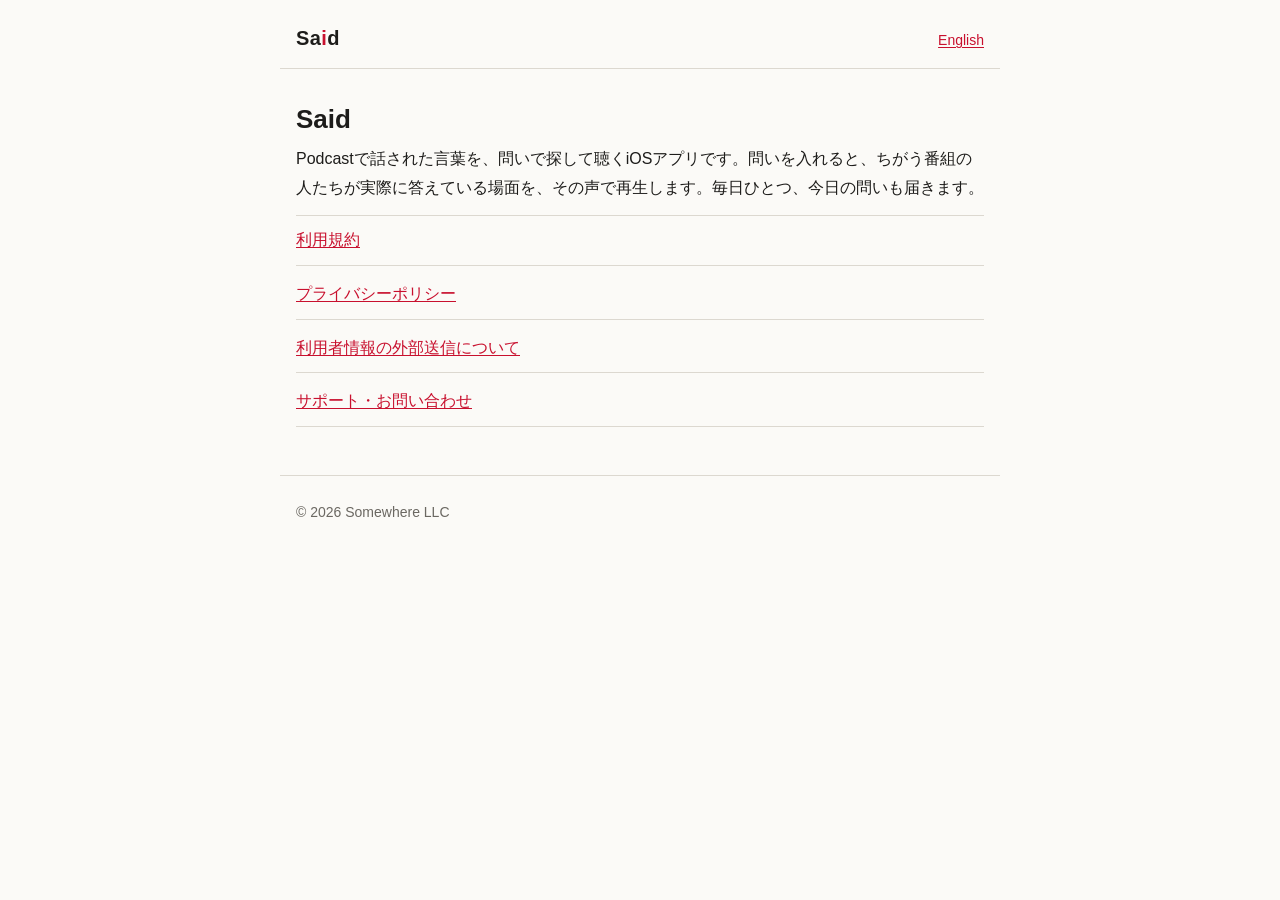
<file: index.html>
<!doctype html>
<html lang="ja">
<head>
<meta charset="utf-8">
<meta name="viewport" content="width=device-width, initial-scale=1">
<title>Said</title>
<meta name="description" content="Podcastで話された言葉を、問いで探して聴くiOSアプリ">
<link rel="stylesheet" href="assets/style.css">
<link rel="alternate" hreflang="en" href="en/">
</head>
<body>
<header class="site">
  <a class="brand" href="./">Sa<span>i</span>d</a>
  <a class="lang" href="en/" lang="en">English</a>
</header>
<main>
<h1>Said</h1>
<p>Podcastで話された言葉を、問いで探して聴くiOSアプリです。問いを入れると、ちがう番組の人たちが実際に答えている場面を、その声で再生します。毎日ひとつ、今日の問いも届きます。</p>
<ul class="links">
  <li><a href="terms/">利用規約</a></li>
  <li><a href="privacy-policy/">プライバシーポリシー</a></li>
  <li><a href="external-transmission/">利用者情報の外部送信について</a></li>
  <li><a href="support/">サポート・お問い合わせ</a></li>
</ul>
</main>
<footer class="site">
  <p>&copy; 2026 Somewhere LLC</p>
</footer>
</body>
</html>
</file>
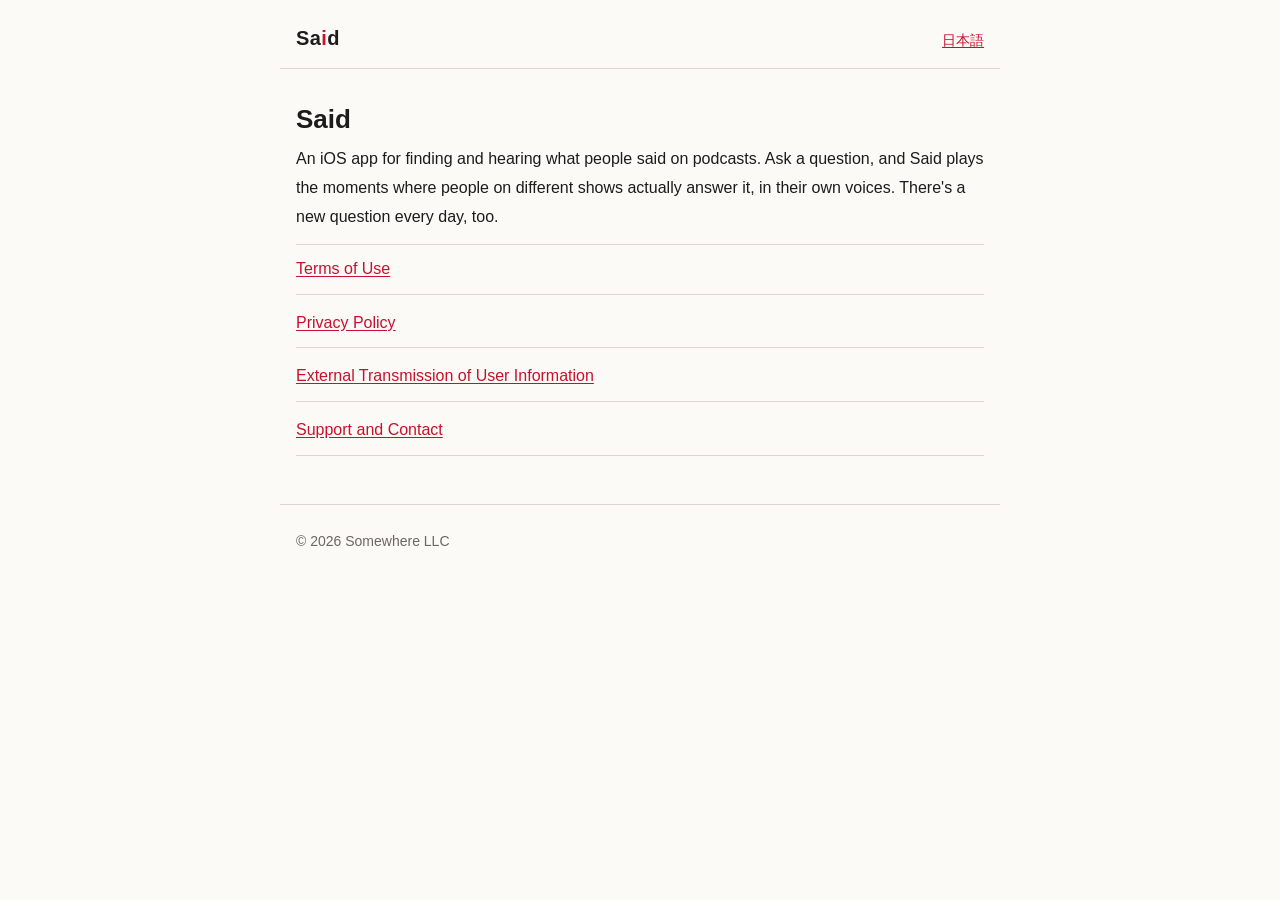
<file: en/index.html>
<!doctype html>
<html lang="en">
<head>
<meta charset="utf-8">
<meta name="viewport" content="width=device-width, initial-scale=1">
<title>Said</title>
<meta name="description" content="An iOS app for finding and hearing what people said on podcasts">
<link rel="stylesheet" href="../assets/style.css">
<link rel="alternate" hreflang="ja" href="../">
</head>
<body>
<header class="site">
  <a class="brand" href="./">Sa<span>i</span>d</a>
  <a class="lang" href="../" lang="ja">日本語</a>
</header>
<main>
<h1>Said</h1>
<p>An iOS app for finding and hearing what people said on podcasts. Ask a question, and Said plays the moments where people on different shows actually answer it, in their own voices. There's a new question every day, too.</p>
<ul class="links">
  <li><a href="terms/">Terms of Use</a></li>
  <li><a href="privacy-policy/">Privacy Policy</a></li>
  <li><a href="external-transmission/">External Transmission of User Information</a></li>
  <li><a href="support/">Support and Contact</a></li>
</ul>
</main>
<footer class="site">
  <p>&copy; 2026 Somewhere LLC</p>
</footer>
</body>
</html>
</file>
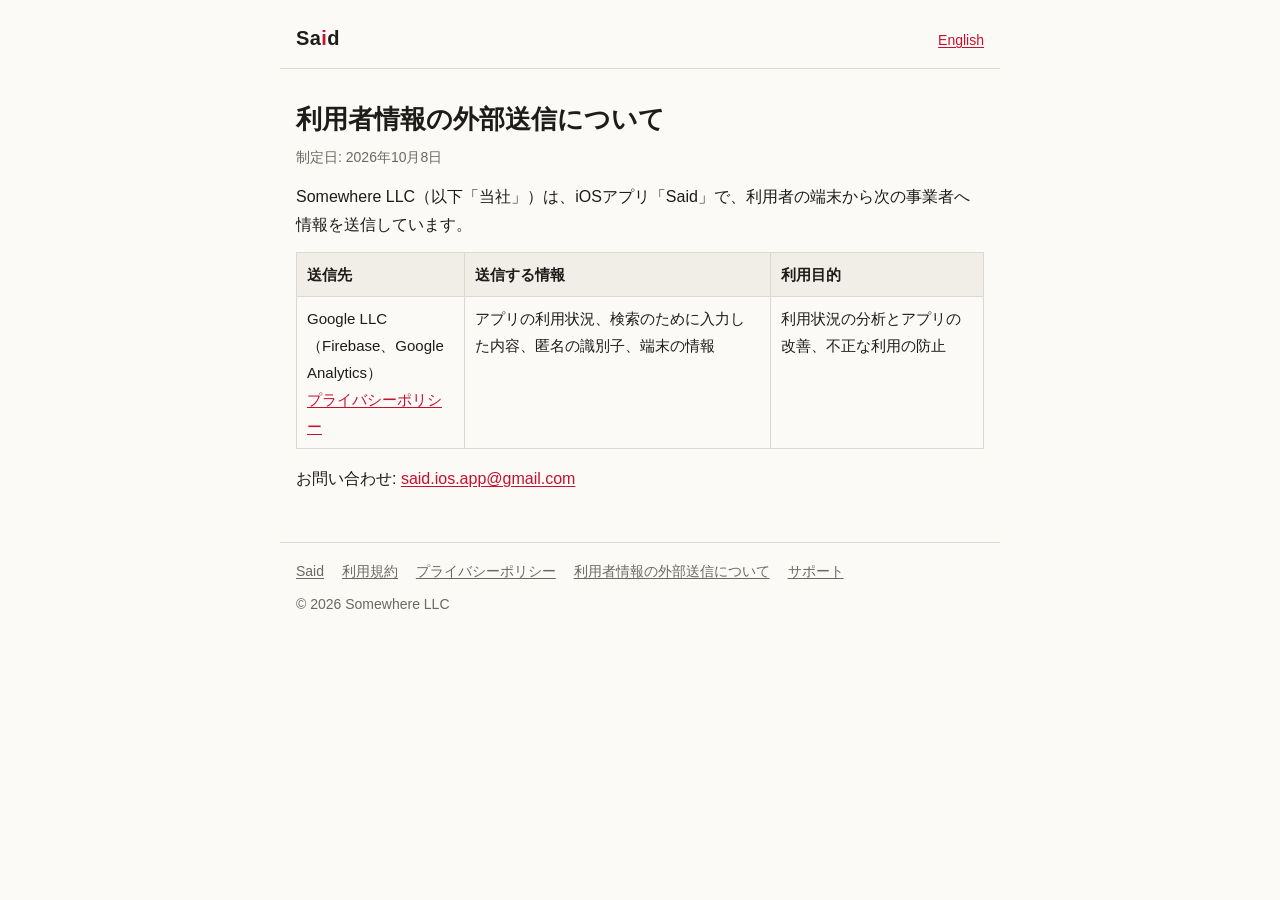
<file: external-transmission/index.html>
<!doctype html>
<html lang="ja">
<head>
<meta charset="utf-8">
<meta name="viewport" content="width=device-width, initial-scale=1">
<title>利用者情報の外部送信について | Said</title>
<link rel="stylesheet" href="../assets/style.css">
<link rel="alternate" hreflang="en" href="../en/external-transmission/">
</head>
<body>
<header class="site">
  <a class="brand" href="../">Sa<span>i</span>d</a>
  <a class="lang" href="../en/external-transmission/" lang="en">English</a>
</header>
<main>
<h1>利用者情報の外部送信について</h1>
<p class="meta">制定日: 2026年10月8日</p>
<p>Somewhere LLC（以下「当社」）は、iOSアプリ「Said」で、利用者の端末から次の事業者へ情報を送信しています。</p>
<div class="table-wrap">
<table>
<thead><tr><th>送信先</th><th>送信する情報</th><th>利用目的</th></tr></thead>
<tbody>
<tr>
  <td>Google LLC<br>（Firebase、Google Analytics）<br><a href="https://policies.google.com/privacy?hl=ja">プライバシーポリシー</a></td>
  <td>アプリの利用状況、検索のために入力した内容、匿名の識別子、端末の情報</td>
  <td>利用状況の分析とアプリの改善、不正な利用の防止</td>
</tr>
</tbody>
</table>
</div>
<p>お問い合わせ: <a href="mailto:said.ios.app@gmail.com">said.ios.app@gmail.com</a></p>
</main>
<footer class="site">
  <nav>
    <a href="../">Said</a>
    <a href="../terms/">利用規約</a>
    <a href="../privacy-policy/">プライバシーポリシー</a>
    <a href="../external-transmission/">利用者情報の外部送信について</a>
    <a href="../support/">サポート</a>
  </nav>
  <p>&copy; 2026 Somewhere LLC</p>
</footer>
</body>
</html>
</file>
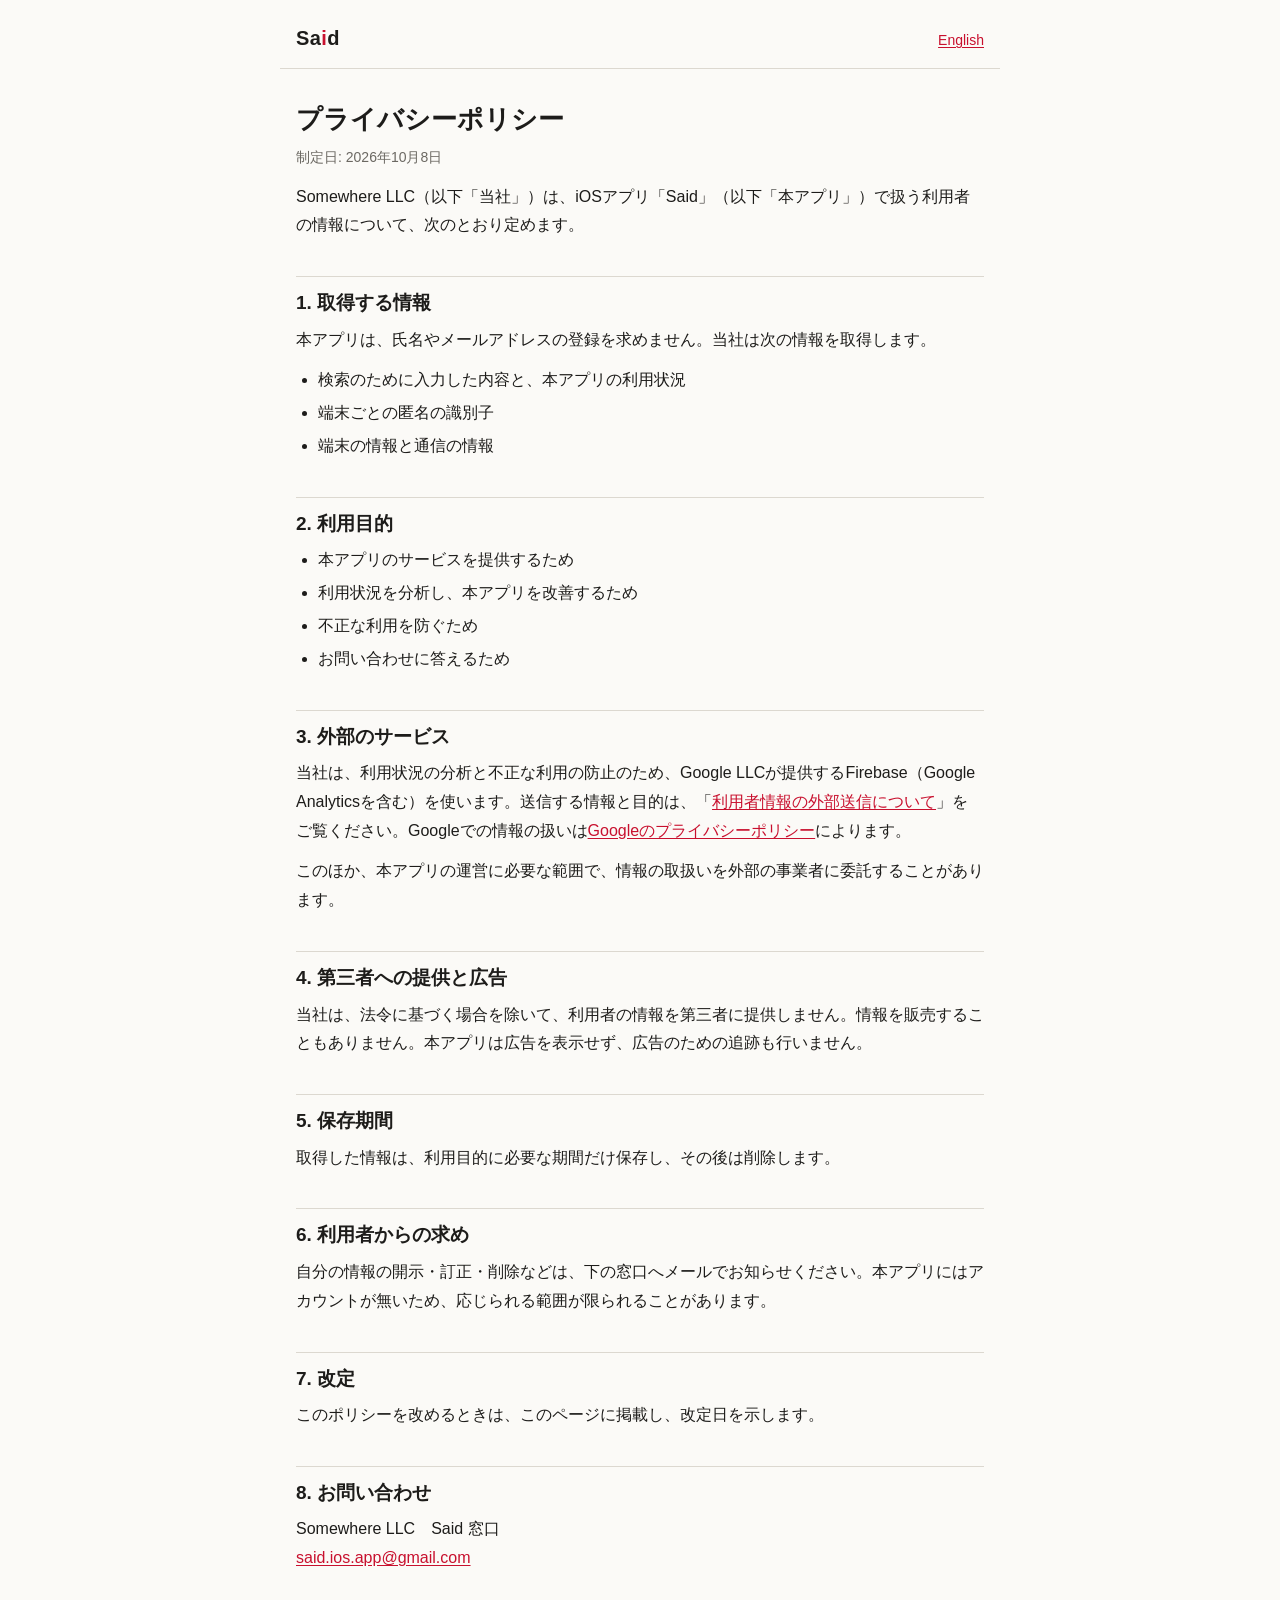
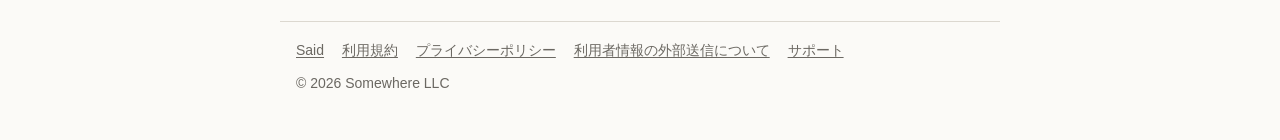
<file: privacy-policy/index.html>
<!doctype html>
<html lang="ja">
<head>
<meta charset="utf-8">
<meta name="viewport" content="width=device-width, initial-scale=1">
<title>プライバシーポリシー | Said</title>
<link rel="stylesheet" href="../assets/style.css">
<link rel="alternate" hreflang="en" href="../en/privacy-policy/">
</head>
<body>
<header class="site">
  <a class="brand" href="../">Sa<span>i</span>d</a>
  <a class="lang" href="../en/privacy-policy/" lang="en">English</a>
</header>
<main>
<h1>プライバシーポリシー</h1>
<p class="meta">制定日: 2026年10月8日</p>
<p>Somewhere LLC（以下「当社」）は、iOSアプリ「Said」（以下「本アプリ」）で扱う利用者の情報について、次のとおり定めます。</p>

<h2>1. 取得する情報</h2>
<p>本アプリは、氏名やメールアドレスの登録を求めません。当社は次の情報を取得します。</p>
<ul>
  <li>検索のために入力した内容と、本アプリの利用状況</li>
  <li>端末ごとの匿名の識別子</li>
  <li>端末の情報と通信の情報</li>
</ul>

<h2>2. 利用目的</h2>
<ul>
  <li>本アプリのサービスを提供するため</li>
  <li>利用状況を分析し、本アプリを改善するため</li>
  <li>不正な利用を防ぐため</li>
  <li>お問い合わせに答えるため</li>
</ul>

<h2>3. 外部のサービス</h2>
<p>当社は、利用状況の分析と不正な利用の防止のため、Google LLCが提供するFirebase（Google Analyticsを含む）を使います。送信する情報と目的は、「<a href="../external-transmission/">利用者情報の外部送信について</a>」をご覧ください。Googleでの情報の扱いは<a href="https://policies.google.com/privacy?hl=ja">Googleのプライバシーポリシー</a>によります。</p>
<p>このほか、本アプリの運営に必要な範囲で、情報の取扱いを外部の事業者に委託することがあります。</p>

<h2>4. 第三者への提供と広告</h2>
<p>当社は、法令に基づく場合を除いて、利用者の情報を第三者に提供しません。情報を販売することもありません。本アプリは広告を表示せず、広告のための追跡も行いません。</p>

<h2>5. 保存期間</h2>
<p>取得した情報は、利用目的に必要な期間だけ保存し、その後は削除します。</p>

<h2>6. 利用者からの求め</h2>
<p>自分の情報の開示・訂正・削除などは、下の窓口へメールでお知らせください。本アプリにはアカウントが無いため、応じられる範囲が限られることがあります。</p>

<h2>7. 改定</h2>
<p>このポリシーを改めるときは、このページに掲載し、改定日を示します。</p>

<h2>8. お問い合わせ</h2>
<p>Somewhere LLC　Said 窓口<br><a href="mailto:said.ios.app@gmail.com">said.ios.app@gmail.com</a></p>
</main>
<footer class="site">
  <nav>
    <a href="../">Said</a>
    <a href="../terms/">利用規約</a>
    <a href="../privacy-policy/">プライバシーポリシー</a>
    <a href="../external-transmission/">利用者情報の外部送信について</a>
    <a href="../support/">サポート</a>
  </nav>
  <p>&copy; 2026 Somewhere LLC</p>
</footer>
</body>
</html>
</file>
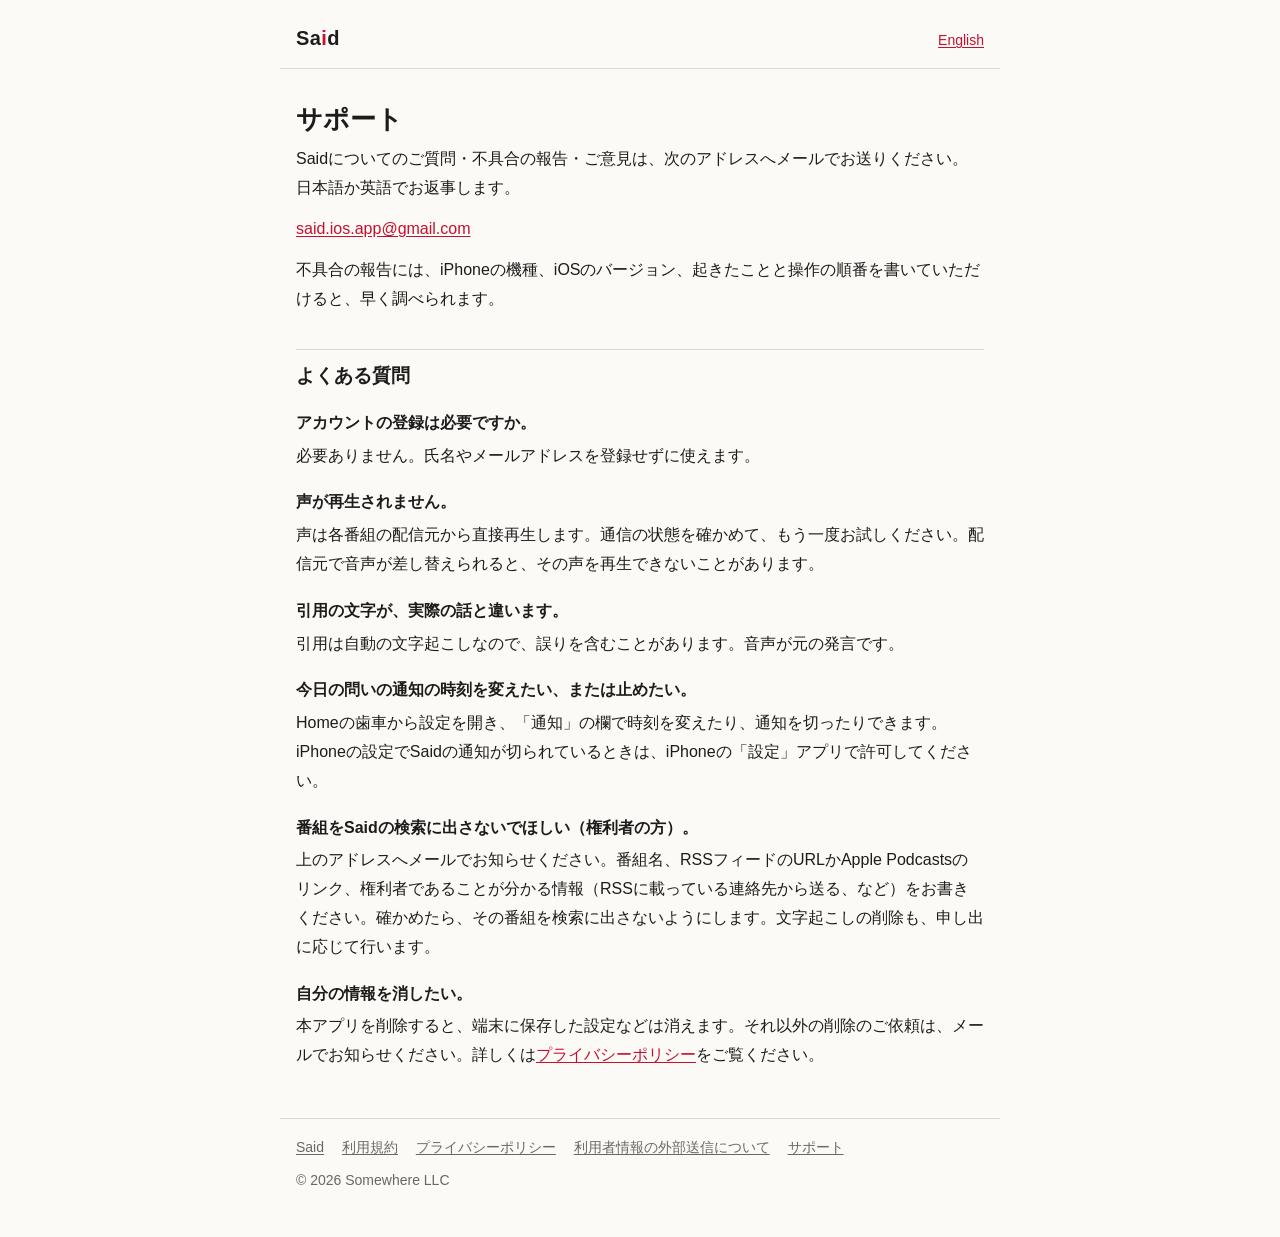
<file: support/index.html>
<!doctype html>
<html lang="ja">
<head>
<meta charset="utf-8">
<meta name="viewport" content="width=device-width, initial-scale=1">
<title>サポート | Said</title>
<link rel="stylesheet" href="../assets/style.css">
<link rel="alternate" hreflang="en" href="../en/support/">
</head>
<body>
<header class="site">
  <a class="brand" href="../">Sa<span>i</span>d</a>
  <a class="lang" href="../en/support/" lang="en">English</a>
</header>
<main>
<h1>サポート</h1>
<p>Saidについてのご質問・不具合の報告・ご意見は、次のアドレスへメールでお送りください。日本語か英語でお返事します。</p>
<p><a href="mailto:said.ios.app@gmail.com">said.ios.app@gmail.com</a></p>
<p>不具合の報告には、iPhoneの機種、iOSのバージョン、起きたことと操作の順番を書いていただけると、早く調べられます。</p>

<h2>よくある質問</h2>
<dl>
  <dt>アカウントの登録は必要ですか。</dt>
  <dd>必要ありません。氏名やメールアドレスを登録せずに使えます。</dd>

  <dt>声が再生されません。</dt>
  <dd>声は各番組の配信元から直接再生します。通信の状態を確かめて、もう一度お試しください。配信元で音声が差し替えられると、その声を再生できないことがあります。</dd>

  <dt>引用の文字が、実際の話と違います。</dt>
  <dd>引用は自動の文字起こしなので、誤りを含むことがあります。音声が元の発言です。</dd>

  <dt>今日の問いの通知の時刻を変えたい、または止めたい。</dt>
  <dd>Homeの歯車から設定を開き、「通知」の欄で時刻を変えたり、通知を切ったりできます。iPhoneの設定でSaidの通知が切られているときは、iPhoneの「設定」アプリで許可してください。</dd>

  <dt>番組をSaidの検索に出さないでほしい（権利者の方）。</dt>
  <dd>上のアドレスへメールでお知らせください。番組名、RSSフィードのURLかApple Podcastsのリンク、権利者であることが分かる情報（RSSに載っている連絡先から送る、など）をお書きください。確かめたら、その番組を検索に出さないようにします。文字起こしの削除も、申し出に応じて行います。</dd>

  <dt>自分の情報を消したい。</dt>
  <dd>本アプリを削除すると、端末に保存した設定などは消えます。それ以外の削除のご依頼は、メールでお知らせください。詳しくは<a href="../privacy-policy/">プライバシーポリシー</a>をご覧ください。</dd>
</dl>
</main>
<footer class="site">
  <nav>
    <a href="../">Said</a>
    <a href="../terms/">利用規約</a>
    <a href="../privacy-policy/">プライバシーポリシー</a>
    <a href="../external-transmission/">利用者情報の外部送信について</a>
    <a href="../support/">サポート</a>
  </nav>
  <p>&copy; 2026 Somewhere LLC</p>
</footer>
</body>
</html>
</file>
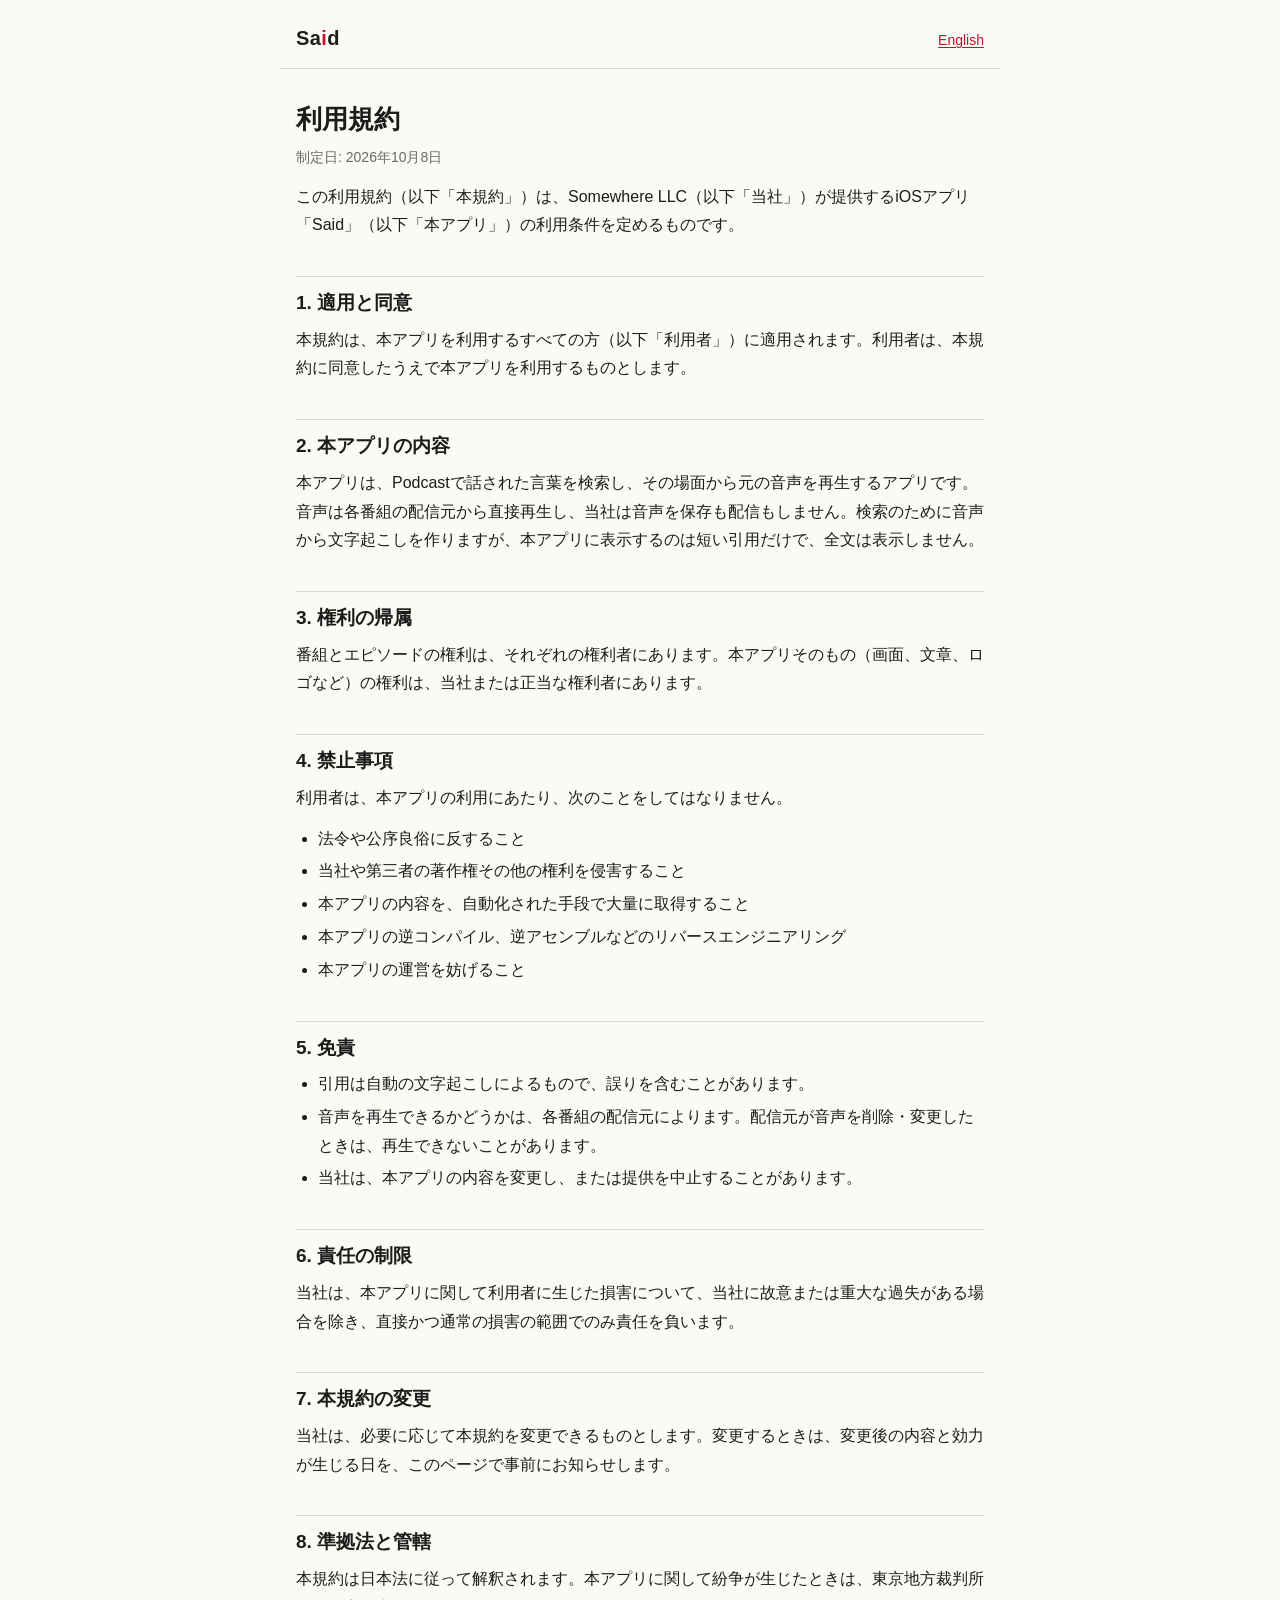
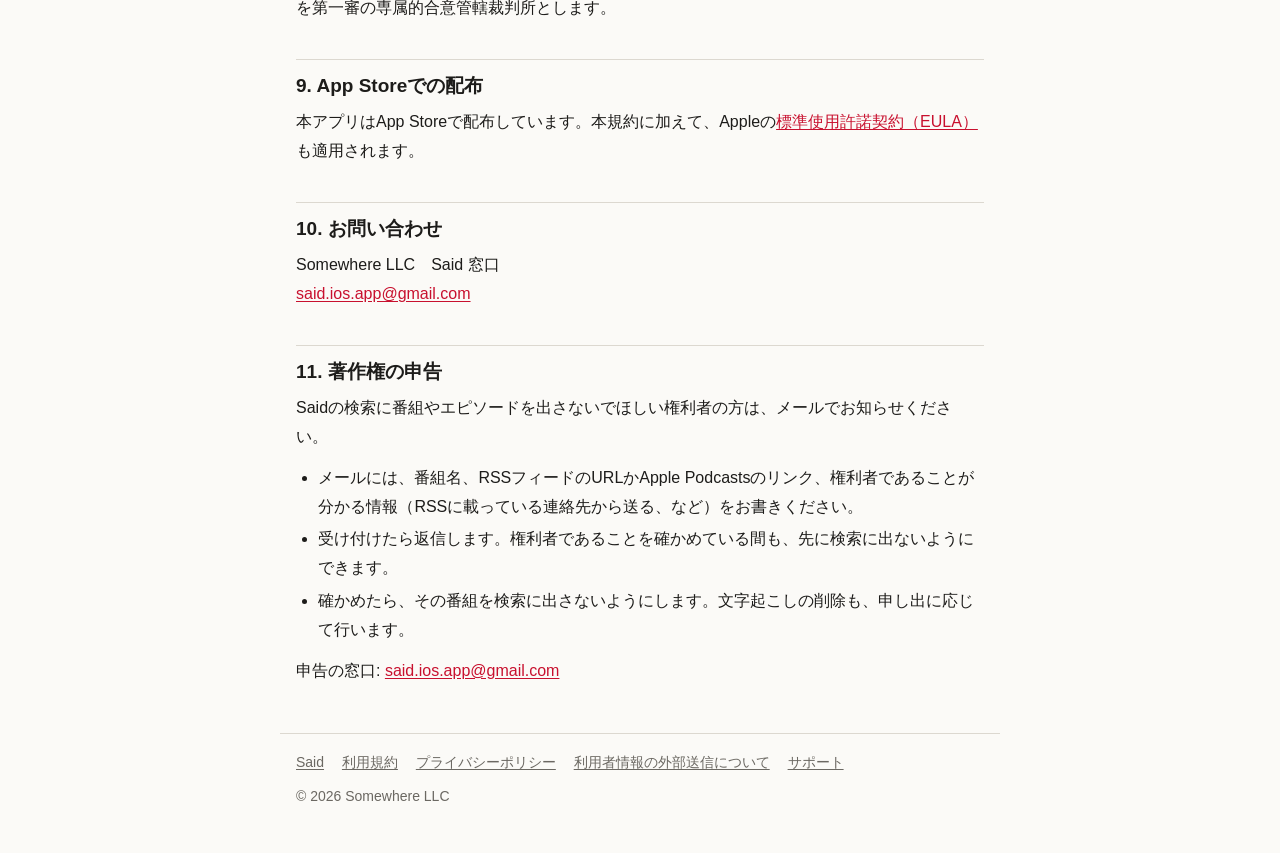
<file: terms/index.html>
<!doctype html>
<html lang="ja">
<head>
<meta charset="utf-8">
<meta name="viewport" content="width=device-width, initial-scale=1">
<title>利用規約 | Said</title>
<link rel="stylesheet" href="../assets/style.css">
<link rel="alternate" hreflang="en" href="../en/terms/">
</head>
<body>
<header class="site">
  <a class="brand" href="../">Sa<span>i</span>d</a>
  <a class="lang" href="../en/terms/" lang="en">English</a>
</header>
<main>
<h1>利用規約</h1>
<p class="meta">制定日: 2026年10月8日</p>
<p>この利用規約（以下「本規約」）は、Somewhere LLC（以下「当社」）が提供するiOSアプリ「Said」（以下「本アプリ」）の利用条件を定めるものです。</p>

<h2>1. 適用と同意</h2>
<p>本規約は、本アプリを利用するすべての方（以下「利用者」）に適用されます。利用者は、本規約に同意したうえで本アプリを利用するものとします。</p>

<h2>2. 本アプリの内容</h2>
<p>本アプリは、Podcastで話された言葉を検索し、その場面から元の音声を再生するアプリです。音声は各番組の配信元から直接再生し、当社は音声を保存も配信もしません。検索のために音声から文字起こしを作りますが、本アプリに表示するのは短い引用だけで、全文は表示しません。</p>

<h2>3. 権利の帰属</h2>
<p>番組とエピソードの権利は、それぞれの権利者にあります。本アプリそのもの（画面、文章、ロゴなど）の権利は、当社または正当な権利者にあります。</p>

<h2>4. 禁止事項</h2>
<p>利用者は、本アプリの利用にあたり、次のことをしてはなりません。</p>
<ul>
  <li>法令や公序良俗に反すること</li>
  <li>当社や第三者の著作権その他の権利を侵害すること</li>
  <li>本アプリの内容を、自動化された手段で大量に取得すること</li>
  <li>本アプリの逆コンパイル、逆アセンブルなどのリバースエンジニアリング</li>
  <li>本アプリの運営を妨げること</li>
</ul>

<h2>5. 免責</h2>
<ul>
  <li>引用は自動の文字起こしによるもので、誤りを含むことがあります。</li>
  <li>音声を再生できるかどうかは、各番組の配信元によります。配信元が音声を削除・変更したときは、再生できないことがあります。</li>
  <li>当社は、本アプリの内容を変更し、または提供を中止することがあります。</li>
</ul>

<h2>6. 責任の制限</h2>
<p>当社は、本アプリに関して利用者に生じた損害について、当社に故意または重大な過失がある場合を除き、直接かつ通常の損害の範囲でのみ責任を負います。</p>

<h2>7. 本規約の変更</h2>
<p>当社は、必要に応じて本規約を変更できるものとします。変更するときは、変更後の内容と効力が生じる日を、このページで事前にお知らせします。</p>

<h2>8. 準拠法と管轄</h2>
<p>本規約は日本法に従って解釈されます。本アプリに関して紛争が生じたときは、東京地方裁判所を第一審の専属的合意管轄裁判所とします。</p>

<h2>9. App Storeでの配布</h2>
<p>本アプリはApp Storeで配布しています。本規約に加えて、Appleの<a href="https://www.apple.com/legal/internet-services/itunes/dev/stdeula/">標準使用許諾契約（EULA）</a>も適用されます。</p>

<h2>10. お問い合わせ</h2>
<p>Somewhere LLC　Said 窓口<br><a href="mailto:said.ios.app@gmail.com">said.ios.app@gmail.com</a></p>

<h2>11. 著作権の申告</h2>
<p>Saidの検索に番組やエピソードを出さないでほしい権利者の方は、メールでお知らせください。</p>
<ul>
  <li>メールには、番組名、RSSフィードのURLかApple Podcastsのリンク、権利者であることが分かる情報（RSSに載っている連絡先から送る、など）をお書きください。</li>
  <li>受け付けたら返信します。権利者であることを確かめている間も、先に検索に出ないようにできます。</li>
  <li>確かめたら、その番組を検索に出さないようにします。文字起こしの削除も、申し出に応じて行います。</li>
</ul>
<p>申告の窓口: <a href="mailto:said.ios.app@gmail.com">said.ios.app@gmail.com</a></p>
</main>
<footer class="site">
  <nav>
    <a href="../">Said</a>
    <a href="../terms/">利用規約</a>
    <a href="../privacy-policy/">プライバシーポリシー</a>
    <a href="../external-transmission/">利用者情報の外部送信について</a>
    <a href="../support/">サポート</a>
  </nav>
  <p>&copy; 2026 Somewhere LLC</p>
</footer>
</body>
</html>
</file>
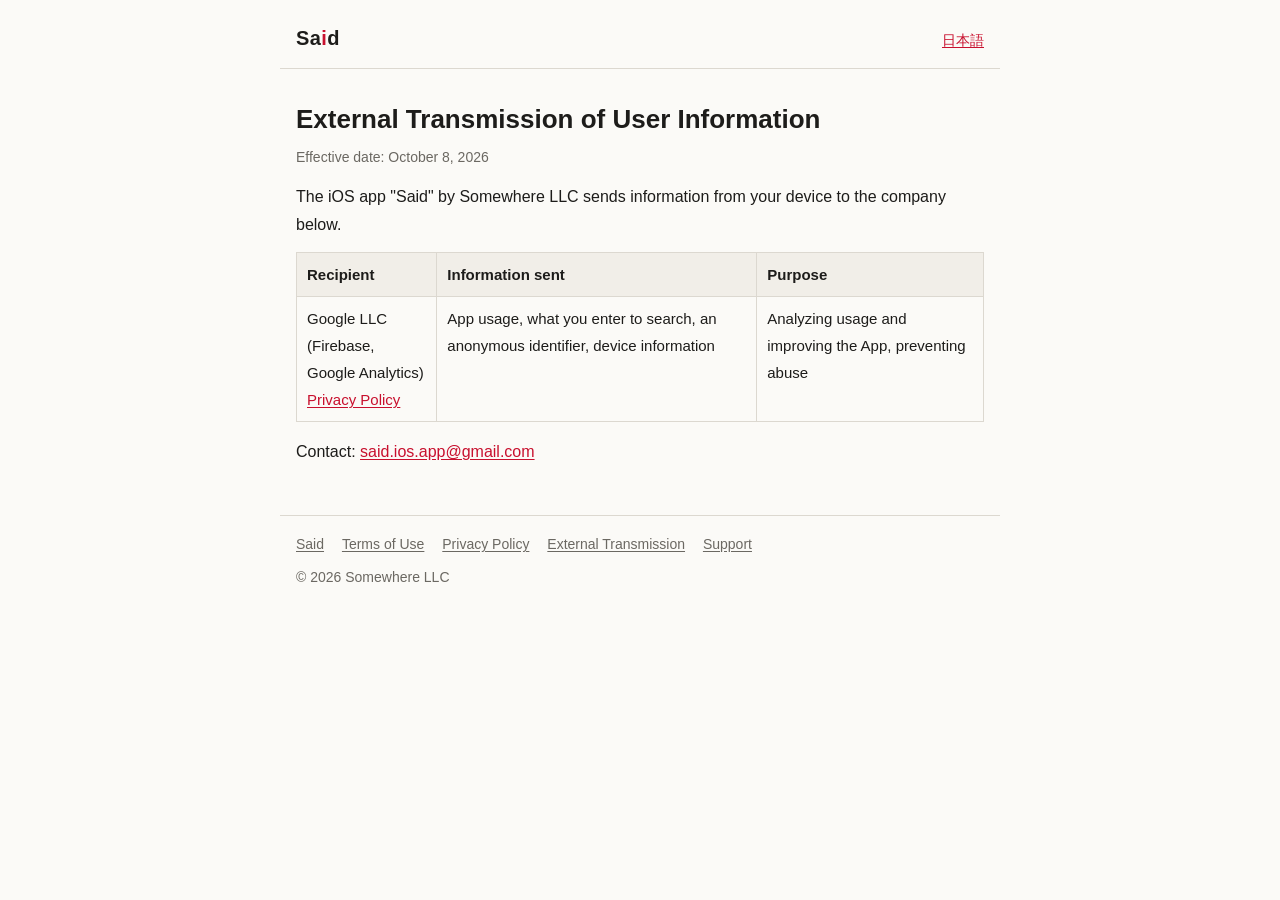
<file: en/external-transmission/index.html>
<!doctype html>
<html lang="en">
<head>
<meta charset="utf-8">
<meta name="viewport" content="width=device-width, initial-scale=1">
<title>External Transmission | Said</title>
<link rel="stylesheet" href="../../assets/style.css">
<link rel="alternate" hreflang="ja" href="../../external-transmission/">
</head>
<body>
<header class="site">
  <a class="brand" href="../">Sa<span>i</span>d</a>
  <a class="lang" href="../../external-transmission/" lang="ja">日本語</a>
</header>
<main>
<h1>External Transmission of User Information</h1>
<p class="meta">Effective date: October 8, 2026</p>
<p>The iOS app "Said" by Somewhere LLC sends information from your device to the company below.</p>
<div class="table-wrap">
<table>
<thead><tr><th>Recipient</th><th>Information sent</th><th>Purpose</th></tr></thead>
<tbody>
<tr>
  <td>Google LLC<br>(Firebase, Google Analytics)<br><a href="https://policies.google.com/privacy?hl=en">Privacy Policy</a></td>
  <td>App usage, what you enter to search, an anonymous identifier, device information</td>
  <td>Analyzing usage and improving the App, preventing abuse</td>
</tr>
</tbody>
</table>
</div>
<p>Contact: <a href="mailto:said.ios.app@gmail.com">said.ios.app@gmail.com</a></p>
</main>
<footer class="site">
  <nav>
    <a href="../">Said</a>
    <a href="../terms/">Terms of Use</a>
    <a href="../privacy-policy/">Privacy Policy</a>
    <a href="../external-transmission/">External Transmission</a>
    <a href="../support/">Support</a>
  </nav>
  <p>&copy; 2026 Somewhere LLC</p>
</footer>
</body>
</html>
</file>
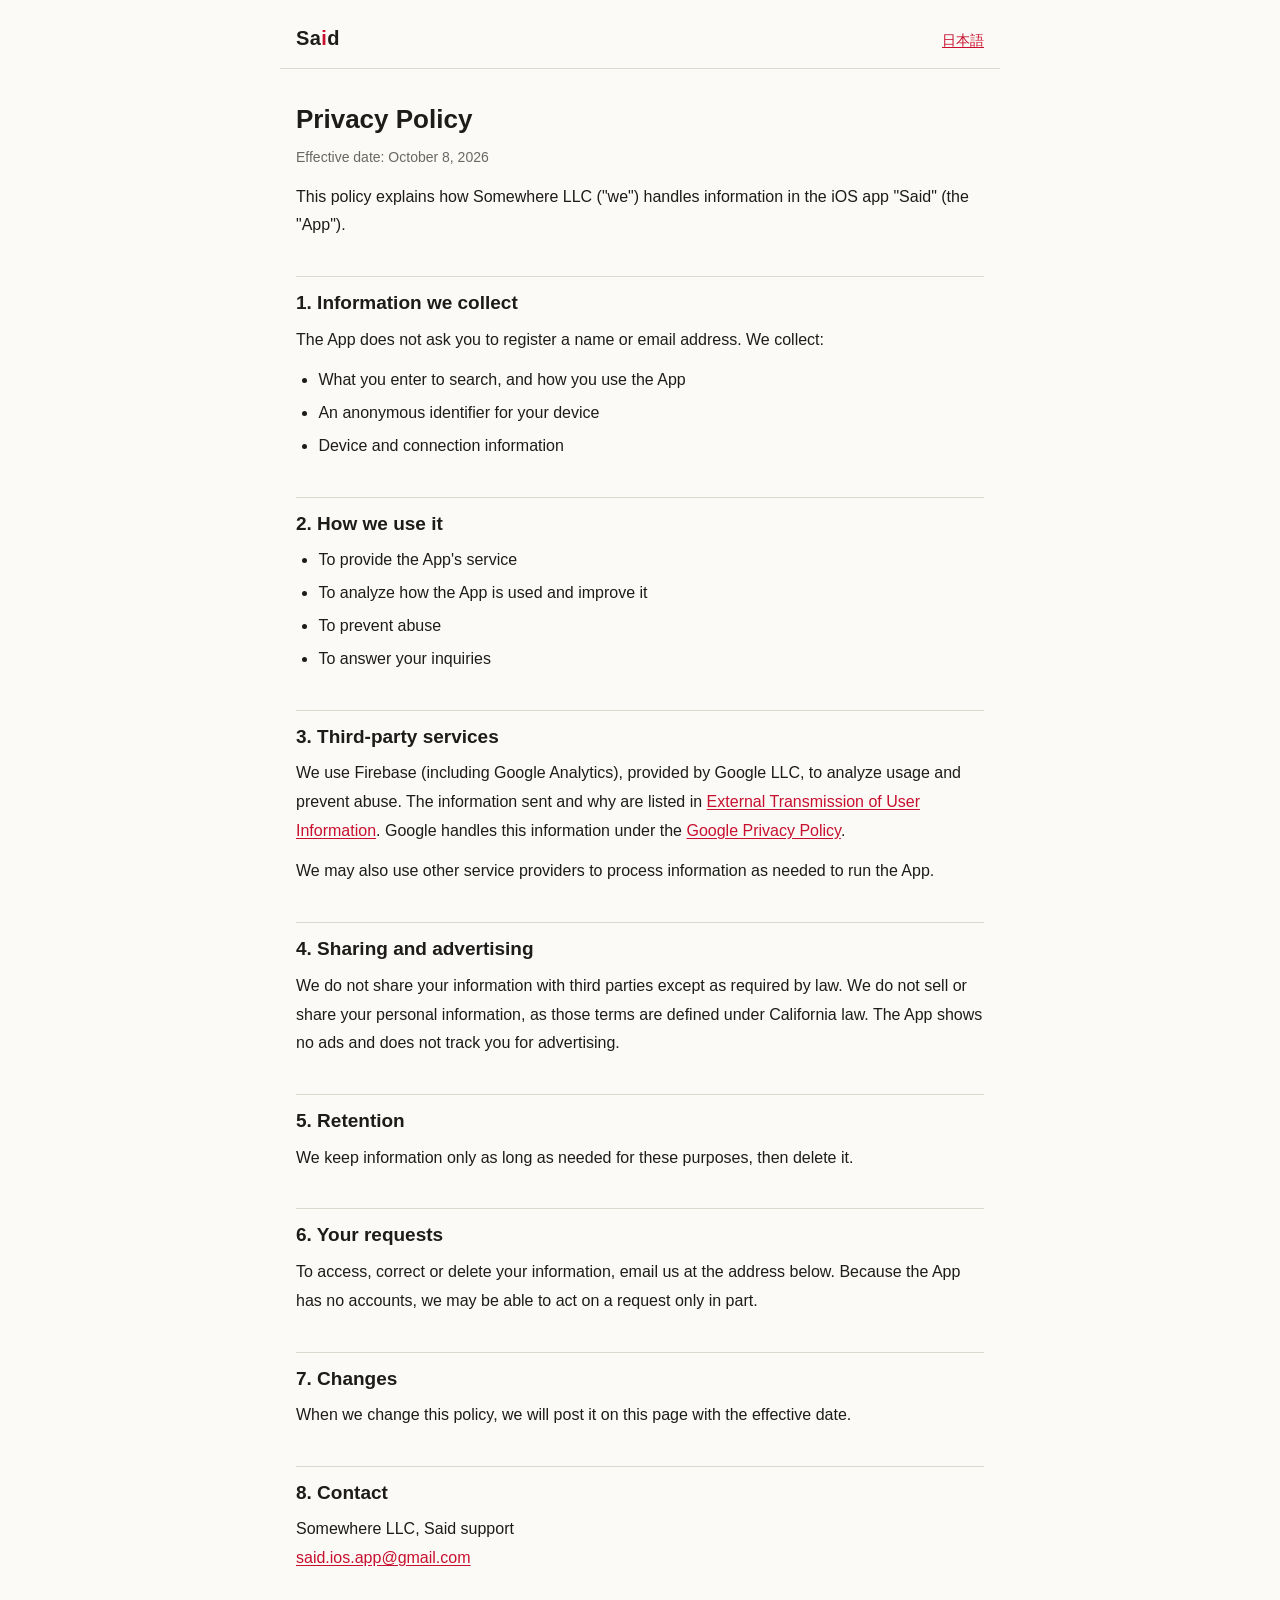
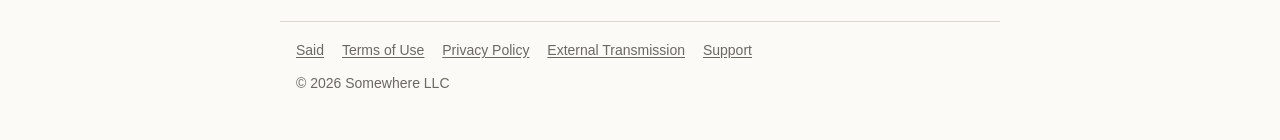
<file: en/privacy-policy/index.html>
<!doctype html>
<html lang="en">
<head>
<meta charset="utf-8">
<meta name="viewport" content="width=device-width, initial-scale=1">
<title>Privacy Policy | Said</title>
<link rel="stylesheet" href="../../assets/style.css">
<link rel="alternate" hreflang="ja" href="../../privacy-policy/">
</head>
<body>
<header class="site">
  <a class="brand" href="../">Sa<span>i</span>d</a>
  <a class="lang" href="../../privacy-policy/" lang="ja">日本語</a>
</header>
<main>
<h1>Privacy Policy</h1>
<p class="meta">Effective date: October 8, 2026</p>
<p>This policy explains how Somewhere LLC ("we") handles information in the iOS app "Said" (the "App").</p>

<h2>1. Information we collect</h2>
<p>The App does not ask you to register a name or email address. We collect:</p>
<ul>
  <li>What you enter to search, and how you use the App</li>
  <li>An anonymous identifier for your device</li>
  <li>Device and connection information</li>
</ul>

<h2>2. How we use it</h2>
<ul>
  <li>To provide the App's service</li>
  <li>To analyze how the App is used and improve it</li>
  <li>To prevent abuse</li>
  <li>To answer your inquiries</li>
</ul>

<h2>3. Third-party services</h2>
<p>We use Firebase (including Google Analytics), provided by Google LLC, to analyze usage and prevent abuse. The information sent and why are listed in <a href="../external-transmission/">External Transmission of User Information</a>. Google handles this information under the <a href="https://policies.google.com/privacy?hl=en">Google Privacy Policy</a>.</p>
<p>We may also use other service providers to process information as needed to run the App.</p>

<h2>4. Sharing and advertising</h2>
<p>We do not share your information with third parties except as required by law. We do not sell or share your personal information, as those terms are defined under California law. The App shows no ads and does not track you for advertising.</p>

<h2>5. Retention</h2>
<p>We keep information only as long as needed for these purposes, then delete it.</p>

<h2>6. Your requests</h2>
<p>To access, correct or delete your information, email us at the address below. Because the App has no accounts, we may be able to act on a request only in part.</p>

<h2>7. Changes</h2>
<p>When we change this policy, we will post it on this page with the effective date.</p>

<h2>8. Contact</h2>
<p>Somewhere LLC, Said support<br><a href="mailto:said.ios.app@gmail.com">said.ios.app@gmail.com</a></p>
</main>
<footer class="site">
  <nav>
    <a href="../">Said</a>
    <a href="../terms/">Terms of Use</a>
    <a href="../privacy-policy/">Privacy Policy</a>
    <a href="../external-transmission/">External Transmission</a>
    <a href="../support/">Support</a>
  </nav>
  <p>&copy; 2026 Somewhere LLC</p>
</footer>
</body>
</html>
</file>
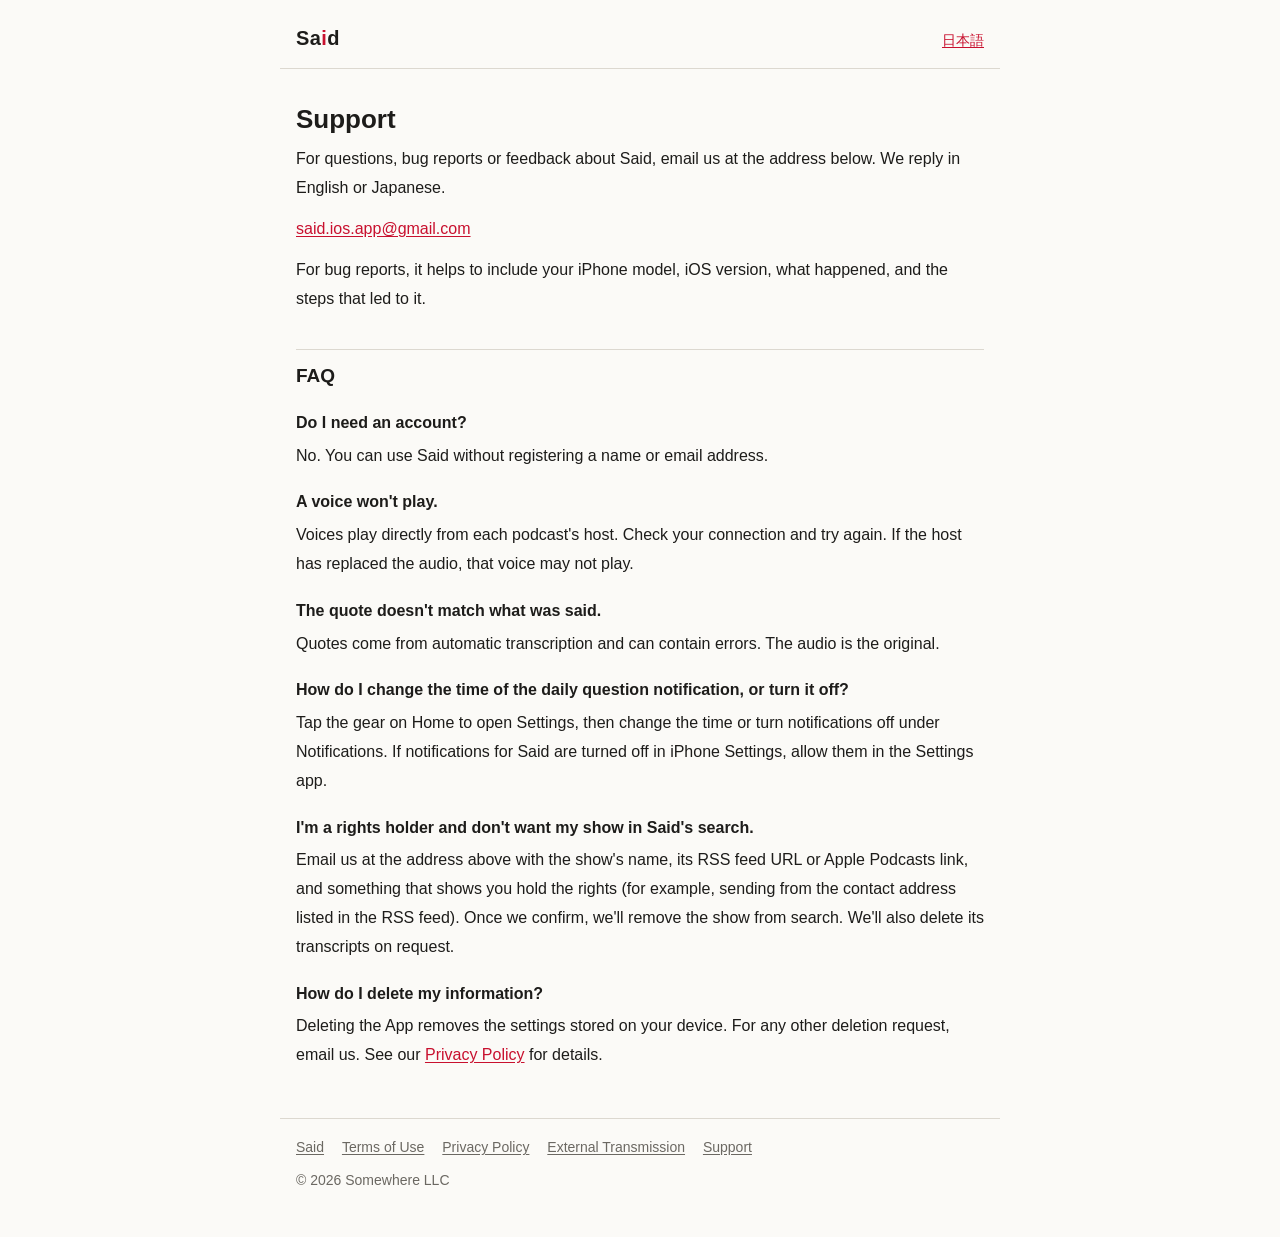
<file: en/support/index.html>
<!doctype html>
<html lang="en">
<head>
<meta charset="utf-8">
<meta name="viewport" content="width=device-width, initial-scale=1">
<title>Support | Said</title>
<link rel="stylesheet" href="../../assets/style.css">
<link rel="alternate" hreflang="ja" href="../../support/">
</head>
<body>
<header class="site">
  <a class="brand" href="../">Sa<span>i</span>d</a>
  <a class="lang" href="../../support/" lang="ja">日本語</a>
</header>
<main>
<h1>Support</h1>
<p>For questions, bug reports or feedback about Said, email us at the address below. We reply in English or Japanese.</p>
<p><a href="mailto:said.ios.app@gmail.com">said.ios.app@gmail.com</a></p>
<p>For bug reports, it helps to include your iPhone model, iOS version, what happened, and the steps that led to it.</p>

<h2>FAQ</h2>
<dl>
  <dt>Do I need an account?</dt>
  <dd>No. You can use Said without registering a name or email address.</dd>

  <dt>A voice won't play.</dt>
  <dd>Voices play directly from each podcast's host. Check your connection and try again. If the host has replaced the audio, that voice may not play.</dd>

  <dt>The quote doesn't match what was said.</dt>
  <dd>Quotes come from automatic transcription and can contain errors. The audio is the original.</dd>

  <dt>How do I change the time of the daily question notification, or turn it off?</dt>
  <dd>Tap the gear on Home to open Settings, then change the time or turn notifications off under Notifications. If notifications for Said are turned off in iPhone Settings, allow them in the Settings app.</dd>

  <dt>I'm a rights holder and don't want my show in Said's search.</dt>
  <dd>Email us at the address above with the show's name, its RSS feed URL or Apple Podcasts link, and something that shows you hold the rights (for example, sending from the contact address listed in the RSS feed). Once we confirm, we'll remove the show from search. We'll also delete its transcripts on request.</dd>

  <dt>How do I delete my information?</dt>
  <dd>Deleting the App removes the settings stored on your device. For any other deletion request, email us. See our <a href="../privacy-policy/">Privacy Policy</a> for details.</dd>
</dl>
</main>
<footer class="site">
  <nav>
    <a href="../">Said</a>
    <a href="../terms/">Terms of Use</a>
    <a href="../privacy-policy/">Privacy Policy</a>
    <a href="../external-transmission/">External Transmission</a>
    <a href="../support/">Support</a>
  </nav>
  <p>&copy; 2026 Somewhere LLC</p>
</footer>
</body>
</html>
</file>
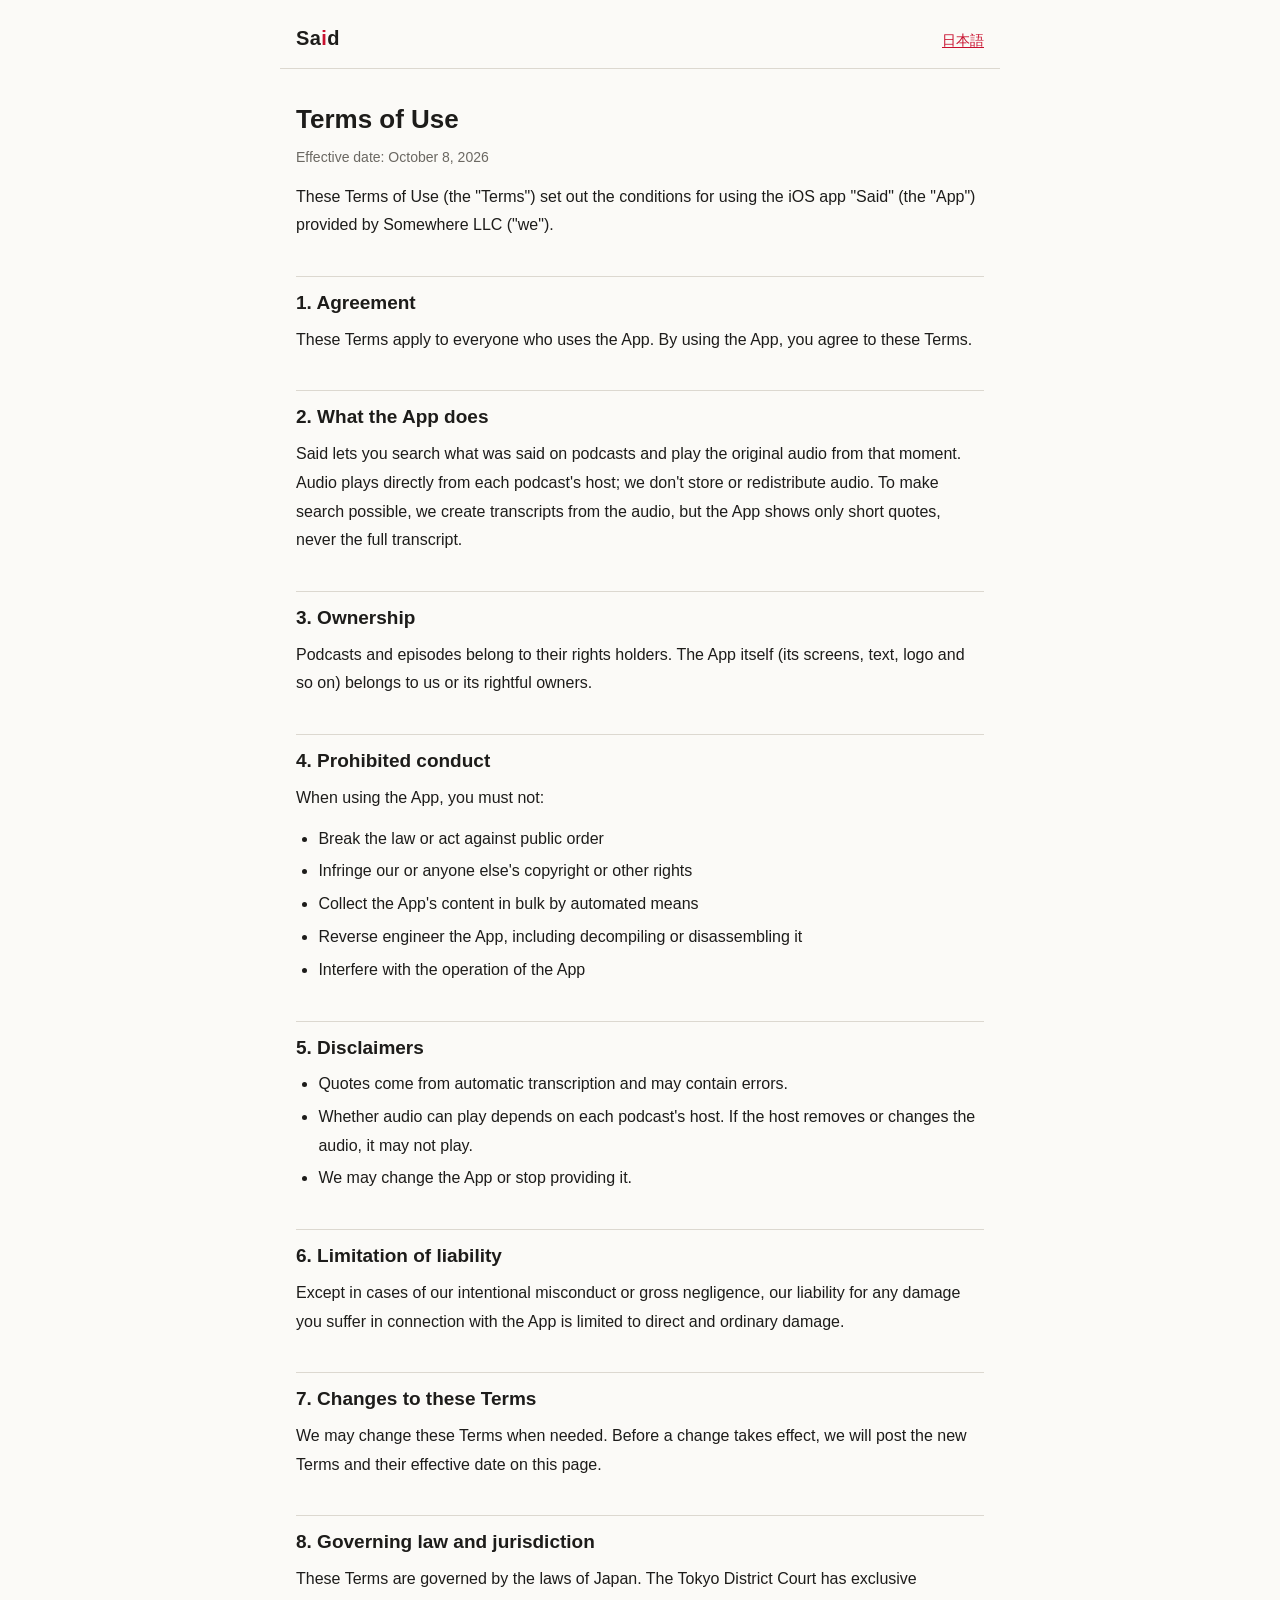
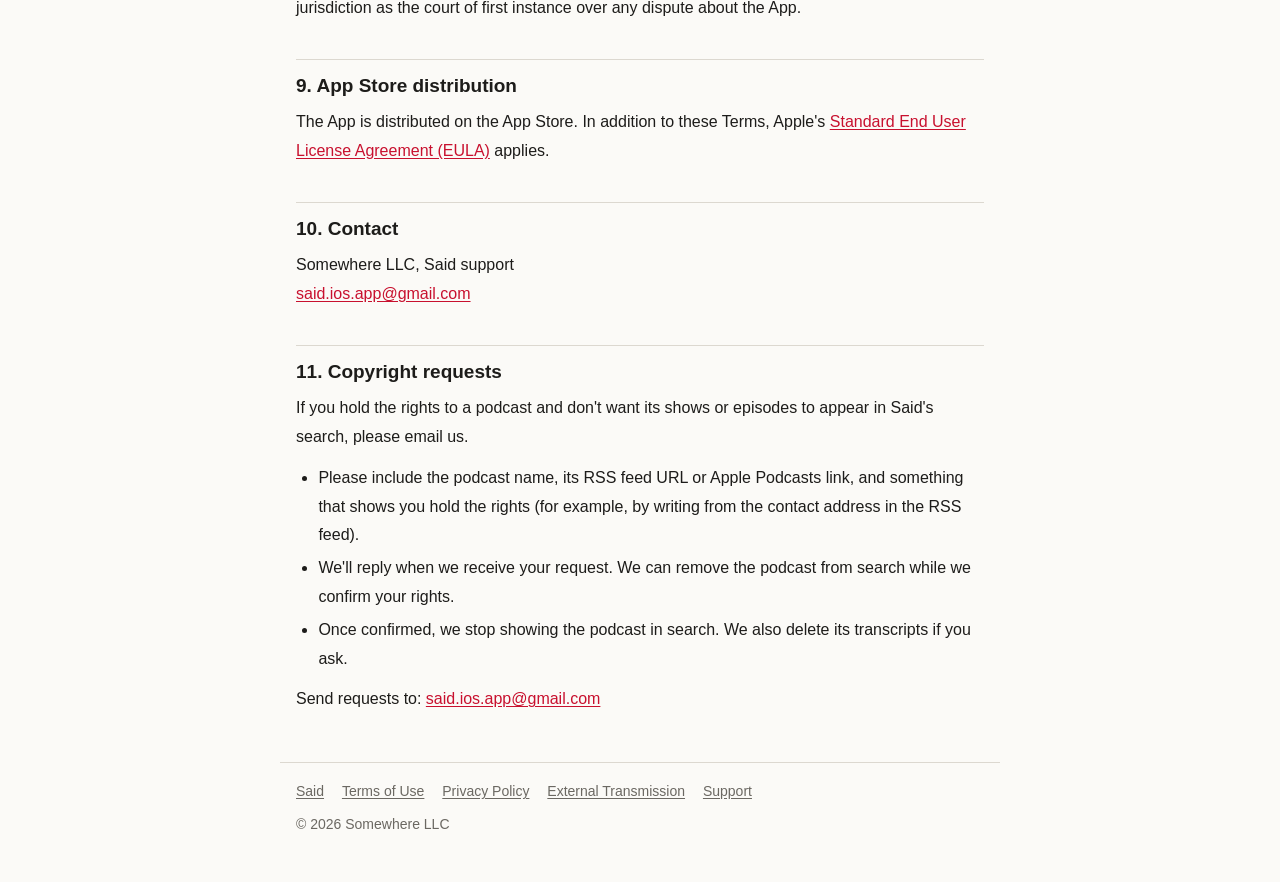
<file: en/terms/index.html>
<!doctype html>
<html lang="en">
<head>
<meta charset="utf-8">
<meta name="viewport" content="width=device-width, initial-scale=1">
<title>Terms of Use | Said</title>
<link rel="stylesheet" href="../../assets/style.css">
<link rel="alternate" hreflang="ja" href="../../terms/">
</head>
<body>
<header class="site">
  <a class="brand" href="../">Sa<span>i</span>d</a>
  <a class="lang" href="../../terms/" lang="ja">日本語</a>
</header>
<main>
<h1>Terms of Use</h1>
<p class="meta">Effective date: October 8, 2026</p>
<p>These Terms of Use (the "Terms") set out the conditions for using the iOS app "Said" (the "App") provided by Somewhere LLC ("we").</p>

<h2>1. Agreement</h2>
<p>These Terms apply to everyone who uses the App. By using the App, you agree to these Terms.</p>

<h2>2. What the App does</h2>
<p>Said lets you search what was said on podcasts and play the original audio from that moment. Audio plays directly from each podcast's host; we don't store or redistribute audio. To make search possible, we create transcripts from the audio, but the App shows only short quotes, never the full transcript.</p>

<h2>3. Ownership</h2>
<p>Podcasts and episodes belong to their rights holders. The App itself (its screens, text, logo and so on) belongs to us or its rightful owners.</p>

<h2>4. Prohibited conduct</h2>
<p>When using the App, you must not:</p>
<ul>
  <li>Break the law or act against public order</li>
  <li>Infringe our or anyone else's copyright or other rights</li>
  <li>Collect the App's content in bulk by automated means</li>
  <li>Reverse engineer the App, including decompiling or disassembling it</li>
  <li>Interfere with the operation of the App</li>
</ul>

<h2>5. Disclaimers</h2>
<ul>
  <li>Quotes come from automatic transcription and may contain errors.</li>
  <li>Whether audio can play depends on each podcast's host. If the host removes or changes the audio, it may not play.</li>
  <li>We may change the App or stop providing it.</li>
</ul>

<h2>6. Limitation of liability</h2>
<p>Except in cases of our intentional misconduct or gross negligence, our liability for any damage you suffer in connection with the App is limited to direct and ordinary damage.</p>

<h2>7. Changes to these Terms</h2>
<p>We may change these Terms when needed. Before a change takes effect, we will post the new Terms and their effective date on this page.</p>

<h2>8. Governing law and jurisdiction</h2>
<p>These Terms are governed by the laws of Japan. The Tokyo District Court has exclusive jurisdiction as the court of first instance over any dispute about the App.</p>

<h2>9. App Store distribution</h2>
<p>The App is distributed on the App Store. In addition to these Terms, Apple's <a href="https://www.apple.com/legal/internet-services/itunes/dev/stdeula/">Standard End User License Agreement (EULA)</a> applies.</p>

<h2>10. Contact</h2>
<p>Somewhere LLC, Said support<br><a href="mailto:said.ios.app@gmail.com">said.ios.app@gmail.com</a></p>

<h2>11. Copyright requests</h2>
<p>If you hold the rights to a podcast and don't want its shows or episodes to appear in Said's search, please email us.</p>
<ul>
  <li>Please include the podcast name, its RSS feed URL or Apple Podcasts link, and something that shows you hold the rights (for example, by writing from the contact address in the RSS feed).</li>
  <li>We'll reply when we receive your request. We can remove the podcast from search while we confirm your rights.</li>
  <li>Once confirmed, we stop showing the podcast in search. We also delete its transcripts if you ask.</li>
</ul>
<p>Send requests to: <a href="mailto:said.ios.app@gmail.com">said.ios.app@gmail.com</a></p>
</main>
<footer class="site">
  <nav>
    <a href="../">Said</a>
    <a href="../terms/">Terms of Use</a>
    <a href="../privacy-policy/">Privacy Policy</a>
    <a href="../external-transmission/">External Transmission</a>
    <a href="../support/">Support</a>
  </nav>
  <p>&copy; 2026 Somewhere LLC</p>
</footer>
</body>
</html>
</file>
<file: assets/style.css>
:root {
  --paper: #fbfaf7;
  --ink: #1d1c1a;
  --gray: #6b6862;
  --rule: #dcd8d0;
  --accent: #c8102e;
  --table-head: #f1eee8;
  color-scheme: light dark;
}

@media (prefers-color-scheme: dark) {
  :root {
    --paper: #161514;
    --ink: #ecebe7;
    --gray: #a29e96;
    --rule: #3a3835;
    --accent: #ff6b6b;
    --table-head: #22211f;
  }
}

* { box-sizing: border-box; }

html { -webkit-text-size-adjust: 100%; }

body {
  margin: 0;
  background: var(--paper);
  color: var(--ink);
  font-family: -apple-system, BlinkMacSystemFont, "Hiragino Sans", "Hiragino Kaku Gothic ProN", "Noto Sans JP", "Segoe UI", sans-serif;
  font-size: 16px;
  line-height: 1.8;
}

main, header.site, footer.site {
  max-width: 720px;
  margin: 0 auto;
  padding: 0 16px;
}

header.site {
  display: flex;
  justify-content: space-between;
  align-items: baseline;
  padding-top: 20px;
  padding-bottom: 12px;
  border-bottom: 1px solid var(--rule);
}

header.site .brand {
  font-weight: 700;
  font-size: 20px;
  color: var(--ink);
  text-decoration: none;
  letter-spacing: 0.02em;
}

header.site .brand span { color: var(--accent); }

header.site .lang { font-size: 14px; }

h1 { font-size: 26px; line-height: 1.4; margin: 32px 0 8px; }
h2 { font-size: 19px; line-height: 1.5; margin: 36px 0 8px; padding-top: 12px; border-top: 1px solid var(--rule); }
h3 { font-size: 16px; margin: 24px 0 4px; }

p, ul, ol { margin: 8px 0 12px; }
ul, ol { padding-left: 1.4em; }
li { margin: 4px 0; }

.meta { color: var(--gray); font-size: 14px; }

a { color: var(--accent); text-underline-offset: 2px; }

.table-wrap { overflow-x: auto; margin: 12px 0 16px; }

table {
  width: 100%;
  border-collapse: collapse;
  font-size: 15px;
}

th, td {
  border: 1px solid var(--rule);
  padding: 8px 10px;
  text-align: left;
  vertical-align: top;
}

th { background: var(--table-head); white-space: nowrap; }

tbody th { width: 9em; white-space: normal; }

.links { list-style: none; padding: 0; }
.links li { padding: 10px 0; border-bottom: 1px solid var(--rule); }
.links li:first-child { border-top: 1px solid var(--rule); }

dt { font-weight: 700; margin-top: 18px; }
dd { margin: 4px 0 0; }

footer.site {
  margin-top: 48px;
  padding-top: 16px;
  padding-bottom: 32px;
  border-top: 1px solid var(--rule);
  color: var(--gray);
  font-size: 14px;
}

footer.site a { color: var(--gray); }
footer.site nav a { margin-right: 14px; display: inline-block; }

@media (max-width: 480px) {
  h1 { font-size: 23px; }
  tbody th { width: 6.5em; }
}
</file>
